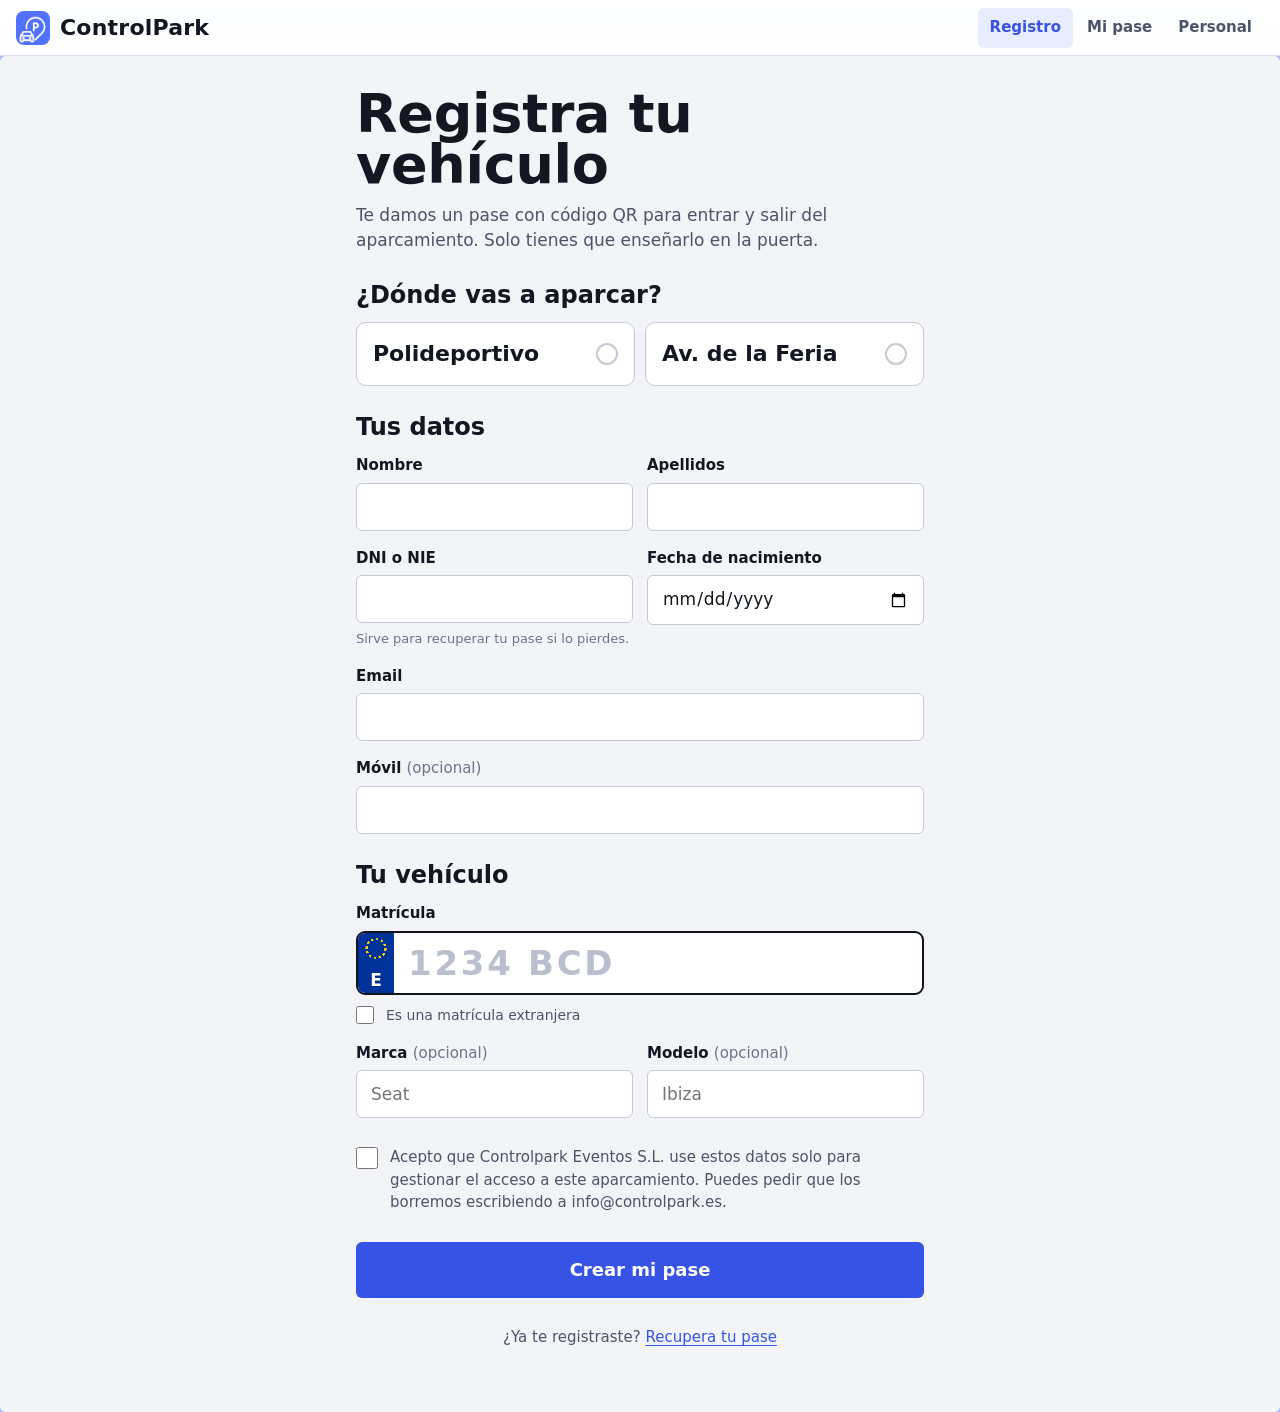
<file: web/index.html>
<!DOCTYPE html>
<html lang="es">
<head>
<meta charset="UTF-8">
<meta name="viewport" content="width=device-width, initial-scale=1, viewport-fit=cover">
<title>ControlPark · Aparcamiento</title>
<meta name="description" content="Registro de vehículos y control de accesos al aparcamiento con pase QR.">
<meta name="theme-color" content="#5271ff">
<meta name="color-scheme" content="light dark">
<link rel="manifest" href="manifest.json">
<link rel="icon" href="icons/icon-192.png" type="image/png">
<link rel="apple-touch-icon" href="icons/icon-192.png">
<meta name="apple-mobile-web-app-capable" content="yes">
<meta name="mobile-web-app-capable" content="yes">
<meta name="apple-mobile-web-app-status-bar-style" content="default">
<meta name="apple-mobile-web-app-title" content="ControlPark">
<meta http-equiv="Content-Security-Policy" content="default-src 'self'; script-src 'self'; style-src 'self' https://fonts.googleapis.com; font-src https://fonts.gstatic.com; img-src 'self' data: blob:; connect-src 'self' https://script.google.com https://script.googleusercontent.com; media-src 'self' blob:; worker-src 'self'; base-uri 'self'; form-action 'none'; object-src 'none'">
<link rel="preconnect" href="https://fonts.googleapis.com">
<link rel="preconnect" href="https://fonts.gstatic.com" crossorigin>
<link rel="stylesheet" href="https://fonts.googleapis.com/css2?family=Barlow+Condensed:wght@500;600;700&family=Barlow:wght@400;500;600;700&display=swap">
<link rel="stylesheet" href="css/app.css">
<link rel="modulepreload" href="js/app.js">
<script type="module" src="js/app.js"></script>
</head>
<body>
  <a class="skip" href="#view">Saltar al contenido</a>
  <header class="topbar">
    <a class="brand" href="#registro" aria-label="ControlPark, inicio">
      <img src="icons/icon-192.png" alt="" width="34" height="34">
      <span class="brand__name">ControlPark</span>
      <span class="brand__event" id="event-name"></span>
    </a>
    <nav class="nav" id="nav" aria-label="Principal"></nav>
  </header>

  <div class="offline-bar" role="status">Sin conexión. Lo que hagas se guarda en este móvil.</div>

  <main id="view" tabindex="-1">
    <div class="boot"><span class="spinner" aria-hidden="true"></span> Cargando</div>
  </main>

  <div class="update" id="update" hidden role="status">
    <span>Hay una versión nueva de la app.</span>
    <button type="button" class="btn btn--sm btn--primary" id="update-btn">Actualizar</button>
  </div>

  <dialog id="dialog" class="dialog" aria-modal="true">
    <button type="button" class="dialog__x" id="dialog-x" aria-label="Cerrar">&times;</button>
    <div id="dialog-body"></div>
  </dialog>

  <div id="toast" class="toast" role="status" aria-live="polite"></div>

  <noscript>Esta aplicación necesita JavaScript.</noscript>
</body>
</html>
</file>
<file: web/css/app.css>
/* ControlPark · sistema visual
   Inspirado en la señalética vial: azul de señal de aparcamiento, asfalto, y la matrícula
   europea como elemento protagonista. Barlow (tipografía de carretera) en dos anchos. */

:root {
  --signal: #5271ff;          /* azul de marca (logo) */
  --signal-strong: #3653e6;   /* botones y enlaces con contraste AA sobre blanco */
  --signal-soft: #e8ecff;
  --go: #12955a;
  --go-bright: #1fbf74;
  --stop: #d9352a;
  --amber: #c98400;
  --amber-bright: #f5b301;
  --exit: #c2368c;            /* color del modo salida: no se confunde con los veredictos */

  --paper: #f2f4f8;
  --surface: #ffffff;
  --surface-2: #f7f8fb;
  --line: #dde1ea;
  --line-strong: #c3c9d6;
  --ink: #121722;
  --ink-2: #4b5468;
  --ink-3: #6b7489;

  --eu: #003399;
  --eu-star: #ffcc00;

  --display: 'Barlow Condensed', 'Arial Narrow', system-ui, sans-serif;
  --body: 'Barlow', system-ui, -apple-system, 'Segoe UI', sans-serif;

  --r-sm: 6px;
  --r: 10px;
  --r-lg: 16px;
  --shadow: 0 1px 2px rgba(18, 23, 34, .06), 0 8px 24px rgba(18, 23, 34, .07);
  --focus: 0 0 0 3px color-mix(in srgb, var(--signal) 45%, transparent);
  --top: calc(56px + env(safe-area-inset-top, 0px));
  color-scheme: light;
}

@media (prefers-color-scheme: dark) {
  :root {
    --signal-strong: #6f88ff;
    --signal-soft: #1d2547;
    --go: #2bc47f;
    --stop: #ff6257;
    --amber: #f5b301;
    --exit: #e463b0;
    --paper: #12151b;
    --surface: #1a1e26;
    --surface-2: #20252f;
    --line: #2b313d;
    --line-strong: #3a4252;
    --ink: #eef1f6;
    --ink-2: #b3bac8;
    --ink-3: #8c94a6;
    --shadow: 0 1px 2px rgba(0, 0, 0, .3), 0 10px 30px rgba(0, 0, 0, .25);
    color-scheme: dark;
  }
}

*, *::before, *::after { box-sizing: border-box; }
html { -webkit-text-size-adjust: 100%; }
body {
  margin: 0;
  min-height: 100dvh;
  background: var(--paper);
  color: var(--ink);
  font: 400 17px/1.5 var(--body);
  -webkit-font-smoothing: antialiased;
  padding-bottom: env(safe-area-inset-bottom, 0px);
}
h1, h2, h3, p, dl, dd, ol { margin: 0; }
ol { padding: 0; list-style: none; }
a { color: var(--signal-strong); text-underline-offset: 3px; }
button, input, select { font: inherit; color: inherit; }
img, svg { display: block; }
svg { flex-shrink: 0; }
:focus-visible { outline: none; box-shadow: var(--focus); border-radius: var(--r-sm); }
main:focus { outline: none; }
.sr-only { position: absolute; width: 1px; height: 1px; overflow: hidden; clip: rect(0 0 0 0); white-space: nowrap; }
.skip { position: absolute; left: 12px; top: -60px; z-index: 100; background: var(--surface); padding: 8px 14px; border-radius: var(--r-sm); }
.skip:focus { top: 12px; }

/* ── Cabecera ── */
.topbar {
  position: sticky; top: 0; z-index: 20;
  display: flex; align-items: center; justify-content: space-between; gap: 12px;
  min-height: var(--top);
  padding: env(safe-area-inset-top, 0px) max(16px, env(safe-area-inset-right)) 0 max(16px, env(safe-area-inset-left));
  background: color-mix(in srgb, var(--surface) 92%, transparent);
  backdrop-filter: saturate(1.4) blur(14px);
  -webkit-backdrop-filter: saturate(1.4) blur(14px);
  border-bottom: 1px solid var(--line);
}
.brand { display: flex; align-items: center; gap: 10px; text-decoration: none; color: var(--ink); min-width: 0; }
.brand img { border-radius: 8px; }
.brand__name { font: 700 22px/1 var(--display); letter-spacing: .01em; }
.brand__event { font-size: 14px; color: var(--ink-3); white-space: nowrap; overflow: hidden; text-overflow: ellipsis; }
.brand__event:not(:empty)::before { content: ''; display: inline-block; width: 1px; height: 14px; background: var(--line-strong); margin: 0 8px 0 0; vertical-align: -2px; }
.nav { display: flex; gap: 2px; }
.nav__link {
  display: inline-flex; align-items: center; min-height: 40px; padding: 0 12px;
  border: 0; background: none; border-radius: var(--r-sm);
  color: var(--ink-2); font-weight: 600; font-size: 15px; text-decoration: none; cursor: pointer;
}
.nav__link:hover { color: var(--ink); background: var(--surface-2); }
.nav__link[aria-current="page"] { color: var(--signal-strong); background: var(--signal-soft); }
.nav__logout { color: var(--ink-3); }
@media (max-width: 420px) {
  .brand__name { font-size: 20px; }
  .brand__event { display: none; }
  .nav__link { padding: 0 9px; font-size: 14px; }
}

.offline-bar {
  display: none; position: sticky; top: var(--top); z-index: 19;
  padding: 8px 16px; background: var(--amber-bright); color: #1a1300; font-weight: 600; font-size: 14px; text-align: center;
}
body.is-offline .offline-bar { display: block; }

/* ── Páginas ── */
.page { width: 100%; max-width: 1120px; margin: 0 auto; padding: 32px max(16px, env(safe-area-inset-left)) 64px; }
.page--narrow { max-width: 600px; }
.boot { display: flex; align-items: center; justify-content: center; gap: 10px; min-height: 50vh; color: var(--ink-3); }

.intro { margin-bottom: 28px; }
.intro__title { font: 700 clamp(38px, 9vw, 54px)/.95 var(--display); letter-spacing: -.005em; }
.intro__lead { margin-top: 12px; color: var(--ink-2); max-width: 46ch; }

.notice {
  display: flex; align-items: center; gap: 14px; padding: 14px 16px; margin-bottom: 24px;
  background: var(--surface); border: 1px solid var(--line); border-radius: var(--r); color: var(--ink); text-decoration: none;
}
.notice--link:hover { border-color: var(--signal); }
.notice strong { color: var(--signal-strong); }

.hint { margin-top: 18px; color: var(--ink-2); font-size: 15px; }
.hint--small { font-size: 13px; color: var(--ink-3); margin-top: 12px; }

/* ── Formularios ── */
.form { display: grid; gap: 28px; }
.group { border: 0; margin: 0; padding: 0; min-width: 0; }
.group__title { font: 600 24px/1.1 var(--display); padding: 0; margin-bottom: 14px; }
.grid { display: grid; grid-template-columns: 1fr 1fr; gap: 16px 14px; }
.field { display: grid; gap: 6px; align-content: start; min-width: 0; }
.field--wide { grid-column: 1 / -1; }
@media (max-width: 520px) { .grid { grid-template-columns: 1fr; } }
.field__label { font-weight: 600; font-size: 15px; }
.field__opt { font-weight: 400; color: var(--ink-3); }
.field__hint { font-size: 13px; color: var(--ink-3); }
.field__error { font-size: 14px; color: var(--stop); font-weight: 500; min-height: 0; }
.field__error:empty { display: none; }
.input {
  width: 100%; min-height: 48px; padding: 10px 14px;
  background: var(--surface); border: 1.5px solid var(--line-strong); border-radius: var(--r-sm);
  font-size: 17px; transition: border-color .15s;
}
.input:hover { border-color: var(--ink-3); }
.input:focus { outline: none; border-color: var(--signal); box-shadow: var(--focus); }
.input[aria-invalid="true"] { border-color: var(--stop); }
.input--sm { min-height: 40px; font-size: 15px; padding: 6px 12px; }
select.input { appearance: none; padding-right: 34px; background-image: linear-gradient(45deg, transparent 50%, var(--ink-3) 50%), linear-gradient(135deg, var(--ink-3) 50%, transparent 50%); background-position: calc(100% - 18px) 52%, calc(100% - 13px) 52%; background-size: 5px 5px; background-repeat: no-repeat; }
input[type="date"].input { min-height: 48px; }

.check { display: flex; gap: 12px; align-items: flex-start; font-size: 15px; color: var(--ink-2); cursor: pointer; }
.check input { width: 22px; height: 22px; margin: 1px 0 0; accent-color: var(--signal-strong); flex-shrink: 0; }
.check--inline { align-items: center; font-size: 14px; margin-top: 4px; }
.check--inline input { width: 18px; height: 18px; margin: 0; }
.has-error .check { color: var(--stop); }
.form__foot { text-align: center; color: var(--ink-2); font-size: 15px; }
.hp { position: absolute; left: -9999px; width: 1px; height: 1px; overflow: hidden; }

/* Zonas */
.zones { display: grid; grid-template-columns: repeat(auto-fit, minmax(200px, 1fr)); gap: 10px; }
.zone {
  position: relative; display: flex; align-items: center; justify-content: space-between; gap: 12px;
  min-height: 64px; padding: 14px 16px; cursor: pointer;
  background: var(--surface); border: 1.5px solid var(--line-strong); border-radius: var(--r);
  transition: border-color .15s, background .15s;
}
.zone input { position: absolute; opacity: 0; pointer-events: none; }
.zone__name { font: 600 22px/1.05 var(--display); }
.zone__check { width: 22px; height: 22px; border-radius: 50%; border: 2px solid var(--line-strong); flex-shrink: 0; }
.zone:hover { border-color: var(--ink-3); }
.zone:has(input:checked) { border-color: var(--signal); background: var(--signal-soft); }
.zone:has(input:checked) .zone__check { border: 7px solid var(--signal); }
.zone:has(input:focus-visible) { box-shadow: var(--focus); }
.group.has-error .zone { border-color: color-mix(in srgb, var(--stop) 60%, var(--line-strong)); }

/* ── Matrícula europea ── */
.plate {
  display: inline-flex; align-items: stretch; vertical-align: middle;
  background: #fff; color: #10131a; border: 2px solid #10131a; border-radius: 6px; overflow: hidden;
  font: 600 22px/1 var(--display); letter-spacing: .06em; white-space: nowrap;
  box-shadow: inset 0 0 0 1px #fff;
}
.plate__eu {
  display: flex; flex-direction: column; align-items: center; justify-content: space-between;
  width: 1.05em; padding: .14em 0 .1em; background: var(--eu); color: #fff;
}
.plate__eu b { font: 700 .5em/1 var(--body); letter-spacing: 0; }
.plate__stars {
  width: .62em; height: .62em; border-radius: 50%;
  background: radial-gradient(circle, transparent 54%, var(--eu-star) 56%, var(--eu-star) 70%, transparent 72%);
  -webkit-mask: repeating-conic-gradient(#000 0 14deg, transparent 14deg 30deg);
          mask: repeating-conic-gradient(#000 0 14deg, transparent 14deg 30deg);
}
.plate__num { padding: .14em .42em .1em .36em; }
.plate--sm { font-size: 16px; border-width: 1.5px; border-radius: 4px; }
.plate--lg { font-size: clamp(36px, 11vw, 52px); border-width: 3px; border-radius: 9px; }

.plate-input {
  display: flex; align-items: stretch; height: 64px;
  background: #fff; border: 2.5px solid #10131a; border-radius: 9px; overflow: hidden;
  font: 600 34px/1 var(--display);
}
.plate-input .plate__eu { width: 36px; font-size: 34px; }
.plate-input__field {
  flex: 1; min-width: 0; border: 0; padding: 0 14px; background: transparent; color: #10131a;
  font: inherit; letter-spacing: .08em; text-transform: uppercase;
}
.plate-input__field::placeholder { color: #b9bfcc; }
.plate-input__field:focus { outline: none; }
.plate-input:focus-within { box-shadow: var(--focus); }
.has-error .plate-input { border-color: var(--stop); }

/* ── Botones ── */
.btn {
  display: inline-flex; align-items: center; justify-content: center; gap: 8px;
  min-height: 46px; padding: 0 20px; border-radius: var(--r-sm); border: 1.5px solid transparent;
  font-weight: 600; font-size: 16px; text-decoration: none; cursor: pointer; white-space: nowrap;
  transition: background .15s, border-color .15s, transform .08s;
}
.btn svg { width: 20px; height: 20px; }
.btn:active { transform: translateY(1px); }
.btn:disabled { opacity: .55; cursor: not-allowed; transform: none; }
.btn--primary { background: var(--signal-strong); color: #fff; }
.btn--primary:hover:not(:disabled) { background: color-mix(in srgb, var(--signal-strong) 88%, #000); }
.btn--ghost { background: var(--surface); border-color: var(--line-strong); color: var(--ink); }
.btn--ghost:hover:not(:disabled) { border-color: var(--ink-3); }
.btn--danger { background: var(--stop); color: #fff; }
.btn--danger-ghost { background: transparent; border-color: color-mix(in srgb, var(--stop) 50%, transparent); color: var(--stop); }
.btn--block { width: 100%; }
.btn--lg { min-height: 56px; font-size: 18px; }
.btn--sm { min-height: 38px; padding: 0 12px; font-size: 14px; }
.btn--sm svg { width: 17px; height: 17px; }
.actions { display: grid; grid-template-columns: 1fr 1fr; gap: 10px; margin-top: 20px; }
@media (max-width: 420px) { .actions { grid-template-columns: 1fr; } }

.spinner {
  width: 18px; height: 18px; border-radius: 50%;
  border: 2.5px solid currentColor; border-right-color: transparent;
  animation: spin .7s linear infinite; display: inline-block;
}
@keyframes spin { to { transform: rotate(360deg); } }

/* ── Pase ── */
.ticket {
  background: var(--surface); border-radius: var(--r-lg); overflow: hidden;
  box-shadow: var(--shadow); border: 1px solid var(--line);
}
.ticket__head { display: flex; align-items: center; gap: 12px; padding: 14px 18px; background: var(--signal); color: #fff; }
.ticket__head img { border-radius: 9px; box-shadow: 0 0 0 1.5px rgba(255, 255, 255, .5); }
.ticket__event { font: 700 24px/1 var(--display); }
.ticket__kind { font-size: 14px; opacity: .9; margin-top: 2px; }
.ticket__qr { padding: 22px 22px 6px; background: #fff; }
.ticket__qr .qr-svg { width: min(100%, 320px); height: auto; margin: 0 auto; }
.ticket__plate { display: flex; justify-content: center; padding: 14px 18px 18px; background: #fff; border-bottom: 1px dashed var(--line-strong); }
.ticket__facts { display: grid; grid-template-columns: repeat(auto-fit, minmax(140px, 1fr)); gap: 12px 18px; padding: 18px; }
.ticket__facts dt, .facts dt { font-size: 13px; color: var(--ink-3); }
.ticket__facts dd, .facts dd { font-weight: 600; overflow-wrap: anywhere; }
.ticket__status {
  display: flex; align-items: center; gap: 10px; margin: 0 18px 18px; padding: 10px 14px;
  border-radius: var(--r-sm); background: var(--surface-2); font-weight: 600;
}
.ticket__status .dot { background: var(--signal); }
.ticket__status.is-in { background: color-mix(in srgb, var(--go) 14%, var(--surface)); color: var(--go); }
.ticket__status.is-in .dot { background: var(--go); }
.ticket__status[data-sync="offline"]::after { content: 'sin conexión, estado guardado'; margin-left: auto; font-weight: 400; font-size: 13px; color: var(--ink-3); }
.dot { width: 9px; height: 9px; border-radius: 50%; background: currentColor; flex-shrink: 0; display: inline-block; }

.empty { text-align: left; padding: 40px 0; }
.empty__title { font: 700 36px/1 var(--display); margin-bottom: 12px; }
.empty p { color: var(--ink-2); max-width: 46ch; }
.empty__actions { display: flex; flex-wrap: wrap; gap: 10px; margin-top: 22px; }
.empty-line { padding: 18px 0; color: var(--ink-3); }

/* ── Escáner (siempre oscuro: se usa de noche y con sol directo) ── */
body[data-view="escaner"] { --paper: #0e1116; --surface: #171b22; --surface-2: #1f242d; --line: #2a303b; --line-strong: #3a4250; --ink: #f1f3f7; --ink-2: #b9c0cd; --ink-3: #8a92a3; --signal-strong: #6f88ff; --signal-soft: #1d2547; color-scheme: dark; background: var(--paper); color: var(--ink); }
body[data-view="escaner"] .topbar { background: rgba(14, 17, 22, .92); }
.scanner { max-width: 640px; margin: 0 auto; padding: 12px max(12px, env(safe-area-inset-left)) 40px; --mode: var(--signal); }
.scanner[data-mode="exit"] { --mode: var(--exit); }
.scanner__controls { display: grid; gap: 10px; margin-bottom: 12px; }
.seg { display: flex; gap: 6px; overflow-x: auto; scrollbar-width: none; }
.seg__btn {
  flex: 1 0 auto; min-height: 44px; padding: 0 14px; border-radius: var(--r-sm);
  background: var(--surface); border: 1.5px solid var(--line-strong); color: var(--ink-2); font-weight: 600; cursor: pointer;
}
.seg__btn[aria-checked="true"] { background: var(--ink); border-color: var(--ink); color: #0e1116; }
.mode { display: grid; grid-template-columns: 1fr 1fr; gap: 8px; }
.mode__btn {
  display: flex; align-items: center; justify-content: center; gap: 10px; min-height: 64px;
  border-radius: var(--r); border: 2px solid var(--line-strong); background: var(--surface); color: var(--ink-2);
  font: 700 28px/1 var(--display); letter-spacing: .02em; cursor: pointer;
}
.mode__btn svg { width: 28px; height: 28px; }
.mode__btn--entry[aria-checked="true"] { background: var(--signal); border-color: var(--signal); color: #fff; }
.mode__btn--exit[aria-checked="true"] { background: var(--exit); border-color: var(--exit); color: #fff; }

.viewport {
  position: relative; aspect-ratio: 1; max-height: 62dvh; width: 100%; margin: 0 auto;
  background: #05070a; border-radius: var(--r-lg); overflow: hidden;
  outline: 3px solid var(--mode); outline-offset: -3px;
}
.viewport video { width: 100%; height: 100%; object-fit: cover; opacity: 0; transition: opacity .2s; }
.is-live .viewport video { opacity: 1; }
.viewport__frame { position: absolute; inset: 18%; pointer-events: none; opacity: 0; }
.is-live .viewport__frame { opacity: 1; }
.viewport__frame i { position: absolute; width: 34px; height: 34px; border: 4px solid #fff; filter: drop-shadow(0 0 6px rgba(0, 0, 0, .6)); }
.viewport__frame i:nth-child(1) { top: 0; left: 0; border-right: 0; border-bottom: 0; border-top-left-radius: 10px; }
.viewport__frame i:nth-child(2) { top: 0; right: 0; border-left: 0; border-bottom: 0; border-top-right-radius: 10px; }
.viewport__frame i:nth-child(3) { bottom: 0; left: 0; border-right: 0; border-top: 0; border-bottom-left-radius: 10px; }
.viewport__frame i:nth-child(4) { bottom: 0; right: 0; border-left: 0; border-top: 0; border-bottom-right-radius: 10px; }
.viewport__label {
  position: absolute; top: 12px; left: 50%; transform: translateX(-50%); white-space: nowrap;
  padding: 6px 14px; border-radius: 999px; background: var(--mode); color: #fff; font-weight: 700; font-size: 15px;
  opacity: 0;
}
.is-live .viewport__label:not(:empty) { opacity: 1; }
.viewport__idle {
  position: absolute; inset: 0; display: flex; flex-direction: column; align-items: center; justify-content: center; gap: 16px;
  padding: 24px; text-align: center; color: var(--ink-2);
}
.viewport__idle > svg { width: 52px; height: 52px; color: var(--ink-3); }
.viewport__idle p { max-width: 30ch; }
.is-live .viewport__idle { display: none; }
.viewport__tools { position: absolute; left: 0; right: 0; bottom: 0; display: flex; justify-content: center; gap: 10px; padding: 12px; }
.tool {
  display: inline-flex; align-items: center; gap: 8px; min-height: 44px; padding: 0 14px;
  border-radius: 999px; border: 0; background: rgba(10, 12, 16, .72); color: #fff; font-weight: 600; font-size: 14px; cursor: pointer;
  backdrop-filter: blur(8px); -webkit-backdrop-filter: blur(8px);
}
.tool svg { width: 20px; height: 20px; }
.tool[aria-pressed="true"] { background: var(--amber-bright); color: #1a1300; }
.scanner__status { display: flex; flex-wrap: wrap; align-items: center; gap: 8px; margin: 12px 0 22px; font-size: 14px; }
.scanner__snap { color: var(--ink-3); margin-left: auto; }
.scanner__subtitle { font: 600 20px/1 var(--display); margin-bottom: 10px; color: var(--ink-2); }

.pill {
  display: inline-flex; align-items: center; gap: 7px; min-height: 28px; padding: 0 11px;
  border-radius: 999px; background: var(--surface-2); color: var(--ink-2); font-size: 14px; font-weight: 600; white-space: nowrap;
}
.pill .dot { width: 8px; height: 8px; }
.pill--ok { color: var(--go-bright); }
.pill--warn { color: #1a1300; background: var(--amber-bright); }
.pill--in { color: var(--go); background: color-mix(in srgb, var(--go) 13%, var(--surface)); }

.recent { display: grid; gap: 6px; }
.recent__empty { color: var(--ink-3); font-size: 15px; }
.recent__item {
  display: grid; grid-template-columns: 28px auto 1fr auto; align-items: center; gap: 10px;
  padding: 8px 12px; background: var(--surface); border-radius: var(--r-sm); border-left: 4px solid var(--line-strong); font-size: 15px;
}
.recent__item--ok { border-left-color: var(--go-bright); }
.recent__item--warn { border-left-color: var(--amber-bright); }
.recent__item--deny { border-left-color: var(--stop); }
.recent__mark svg { width: 22px; height: 22px; }
.recent__item--ok .recent__mark { color: var(--go-bright); }
.recent__item--warn .recent__mark { color: var(--amber-bright); }
.recent__item--deny .recent__mark { color: #ff6257; }
.recent__what { color: var(--ink-2); overflow: hidden; text-overflow: ellipsis; white-space: nowrap; }
.recent__time { color: var(--ink-3); font-variant-numeric: tabular-nums; }

/* Veredicto a pantalla completa */
.verdict {
  position: fixed; inset: 0; z-index: 60;
  display: flex; flex-direction: column; align-items: center; justify-content: center; gap: 10px;
  padding: max(24px, env(safe-area-inset-top)) 24px max(24px, env(safe-area-inset-bottom));
  text-align: center; color: #fff; cursor: pointer;
  animation: verdict-in .16s ease-out;
}
.verdict[hidden] { display: none; }
.verdict--ok { background: #0f8a52; }
.verdict--warn { background: #f5b301; color: #1a1300; }
.verdict--deny { background: #c9271d; }
.verdict__icon { width: 128px; height: 128px; border-radius: 50%; background: rgba(255, 255, 255, .18); display: grid; place-items: center; margin-bottom: 6px; }
.verdict--warn .verdict__icon { background: rgba(0, 0, 0, .1); }
.verdict__icon svg { width: 84px; height: 84px; }
.verdict__title { font: 700 clamp(52px, 15vw, 88px)/.92 var(--display); letter-spacing: -.01em; }
.verdict__plate { margin: 14px 0 4px; }
.verdict__plate .plate { box-shadow: 0 8px 30px rgba(0, 0, 0, .25); }
.verdict__who { font-size: 22px; font-weight: 600; }
.verdict__car { font-size: 18px; opacity: .85; }
.verdict__detail { font-size: 19px; max-width: 30ch; margin-top: 8px; }
.verdict__offline { display: inline-flex; align-items: center; gap: 8px; margin-top: 10px; padding: 8px 14px; border-radius: 999px; background: rgba(0, 0, 0, .22); font-weight: 600; font-size: 15px; }
.verdict__offline svg { width: 18px; height: 18px; }
.verdict__tap { position: absolute; bottom: max(22px, env(safe-area-inset-bottom)); font-size: 14px; opacity: .7; }
@keyframes verdict-in { from { opacity: 0; transform: scale(1.03); } to { opacity: 1; transform: none; } }

/* ── Panel ── */
.page--wide { max-width: 1180px; }
.admin { display: grid; gap: 18px; }
.admin__head { display: flex; flex-wrap: wrap; align-items: flex-end; justify-content: space-between; gap: 14px; margin-bottom: 4px; }
.admin__updated { color: var(--ink-3); font-size: 14px; margin-top: 8px; }
.admin__tools { display: flex; flex-wrap: wrap; gap: 8px; }
.admin__row { display: grid; grid-template-columns: 2fr 1fr; gap: 18px; }
@media (max-width: 820px) { .admin__row { grid-template-columns: 1fr; } }
.panel { background: var(--surface); border: 1px solid var(--line); border-radius: var(--r-lg); padding: 18px; min-width: 0; }
.panel__title { font: 600 24px/1.1 var(--display); margin-bottom: 12px; }
.panel__bar { display: flex; flex-wrap: wrap; align-items: center; justify-content: space-between; gap: 12px; margin-bottom: 12px; }
.panel__bar .panel__title { margin: 0; }
.count { color: var(--ink-3); font-weight: 500; }
.filters { display: flex; flex-wrap: wrap; gap: 8px; flex: 1; justify-content: flex-end; }
.filters input { flex: 1 1 260px; max-width: 360px; }
.filters select { flex: 0 1 auto; width: auto; }

.occupancy { display: grid; grid-template-columns: repeat(auto-fit, minmax(240px, 1fr)); gap: 18px; }
.occ { padding: 18px; border-radius: var(--r-lg); background: var(--signal); color: #fff; }
.occ.is-full { background: var(--stop); }
.occ__zone { font: 600 22px/1 var(--display); opacity: .92; }
.occ__num { margin-top: 10px; display: flex; align-items: baseline; gap: 8px; }
.occ__num strong { font: 700 72px/.85 var(--display); }
.occ__num span { font-size: 17px; opacity: .9; }
.occ__meta { margin-top: 10px; font-size: 14px; opacity: .85; }
.bar { height: 8px; border-radius: 4px; background: rgba(255, 255, 255, .25); margin-top: 12px; overflow: hidden; }
.bar i { display: block; height: 100%; width: var(--v, 0%); background: #fff; border-radius: inherit; }

.kv { display: grid; grid-template-columns: 1fr 1fr; gap: 14px; }
.kv dt { font-size: 14px; color: var(--ink-3); }
.kv dd { font: 700 40px/1 var(--display); margin-top: 4px; font-variant-numeric: tabular-nums; }

.chart svg { width: 100%; height: auto; overflow: visible; }
.chart text { fill: var(--ink-3); font: 500 11px var(--body); }
.chart .c-max { font-size: 11px; }
.c-axis { stroke: var(--line-strong); }
.c-in { fill: var(--signal); }
.c-out { fill: var(--exit); }
.legend { display: flex; align-items: center; gap: 8px; font-size: 14px; color: var(--ink-2); margin-top: 6px; }
.legend span { width: 12px; height: 12px; border-radius: 3px; display: inline-block; }
.legend__in { background: var(--signal); }
.legend__out { background: var(--exit); margin-left: 10px; }

.table { width: 100%; border-collapse: collapse; font-size: 15px; }
.table th { text-align: left; font-weight: 600; font-size: 13px; color: var(--ink-3); padding: 8px 10px; border-bottom: 1px solid var(--line); }
.table td { padding: 10px; border-bottom: 1px solid var(--line); vertical-align: middle; }
.table tbody tr:hover { background: var(--surface-2); }
.table td:last-child { text-align: right; }
@media (max-width: 760px) {
  .table thead { display: none; }
  .table, .table tbody, .table tr, .table td { display: block; }
  .table tr { padding: 12px 0; border-bottom: 1px solid var(--line); display: grid; grid-template-columns: auto 1fr; gap: 6px 12px; align-items: center; }
  .table td { padding: 0; border: 0; }
  .table td:nth-child(1) { grid-row: span 2; }
  .table td:nth-child(2) { font-weight: 600; }
  .table td:nth-child(3), .table td:nth-child(4) { grid-column: 2; color: var(--ink-2); font-size: 14px; }
  .table td:nth-child(3) { grid-row: 2; }
  .table td:nth-child(4) { display: none; }
  .table td:nth-child(5) { grid-column: 1 / -1; }
  .table td:last-child { grid-column: 1 / -1; text-align: left; }
}

.log { display: grid; }
.log__item {
  display: grid; grid-template-columns: 96px 1.2fr 110px 1.4fr 1.3fr; gap: 10px; align-items: baseline;
  padding: 9px 0 9px 10px; border-bottom: 1px solid var(--line); border-left: 3px solid transparent; font-size: 14px;
}
.log__time { color: var(--ink-3); font-variant-numeric: tabular-nums; }
.log__what { font-weight: 600; }
.log__what em { font-style: normal; font-weight: 500; color: var(--stop); }
.log__plate { font: 600 16px/1 var(--display); letter-spacing: .05em; }
.log__who { color: var(--ink-2); overflow: hidden; text-overflow: ellipsis; white-space: nowrap; }
.log__meta { color: var(--ink-3); }
.log__item.is-issue { border-left-color: var(--stop); }
@media (max-width: 760px) {
  .log__item { grid-template-columns: auto 1fr auto; }
  .log__who, .log__meta { grid-column: 1 / -1; }
  .log__who { white-space: normal; }
}

/* ── Diálogo ── */
.dialog {
  width: min(480px, calc(100vw - 24px)); max-height: calc(100dvh - 24px); padding: 24px;
  border: 0; border-radius: var(--r-lg); background: var(--surface); color: var(--ink); box-shadow: 0 30px 80px rgba(0, 0, 0, .35);
}
.dialog--wide { width: min(720px, calc(100vw - 24px)); }
.dialog::backdrop { background: rgba(10, 12, 18, .55); backdrop-filter: blur(3px); }
.dialog[open] { animation: verdict-in .16s ease-out; }
.dialog__x { position: absolute; top: 10px; right: 10px; width: 40px; height: 40px; border: 0; border-radius: 50%; background: var(--surface-2); color: var(--ink-2); font-size: 24px; line-height: 1; cursor: pointer; }
.dialog__title { font: 700 30px/1.05 var(--display); margin: 0 40px 10px 0; }
.dialog__text { color: var(--ink-2); margin-bottom: 18px; }
.dialog__actions { display: flex; justify-content: flex-end; gap: 10px; margin-top: 20px; }
.dialog__actions--wrap { flex-wrap: wrap; justify-content: flex-start; }
.dialog .plate-input { margin-top: 4px; }
.sheet__top { display: flex; flex-wrap: wrap; align-items: center; gap: 12px; margin: 0 40px 16px 0; }
.sheet__body { display: grid; grid-template-columns: 1fr 180px; gap: 20px; align-items: start; }
.sheet__qr { background: #fff; border-radius: var(--r); padding: 8px; border: 1px solid var(--line); }
.sheet__qr .qr-svg { width: 100%; height: auto; }
.facts { display: grid; grid-template-columns: 1fr 1fr; gap: 12px 16px; }
@media (max-width: 560px) { .sheet__body { grid-template-columns: 1fr; } .sheet__qr { max-width: 200px; } }

/* ── Avisos ── */
.toast {
  position: fixed; left: 50%; bottom: max(20px, env(safe-area-inset-bottom)); z-index: 80;
  max-width: min(520px, calc(100vw - 32px)); padding: 12px 18px; border-radius: var(--r);
  background: #161a22; color: #fff; font-weight: 500; font-size: 15px; box-shadow: 0 10px 30px rgba(0, 0, 0, .3);
  transform: translate(-50%, 140%); opacity: 0; pointer-events: none; transition: transform .25s ease, opacity .25s ease;
}
.toast.is-on { transform: translate(-50%, 0); opacity: 1; }
.toast--ok { border-left: 4px solid var(--go-bright); }
.toast--error { border-left: 4px solid #ff6257; }
.toast--warn { border-left: 4px solid var(--amber-bright); }
.update {
  position: fixed; left: 12px; right: 12px; bottom: max(12px, env(safe-area-inset-bottom)); z-index: 70;
  display: flex; align-items: center; justify-content: space-between; gap: 12px;
  max-width: 520px; margin: 0 auto; padding: 10px 10px 10px 16px; border-radius: var(--r);
  background: var(--surface); border: 1px solid var(--line); box-shadow: var(--shadow); font-size: 15px;
}
.update[hidden] { display: none; }

@media (prefers-reduced-motion: reduce) {
  *, *::before, *::after { animation-duration: .01ms !important; transition-duration: .01ms !important; }
}

@media print {
  .topbar, .actions, .hint, .offline-bar { display: none !important; }
  body { background: #fff; }
  .ticket { box-shadow: none; }
}
.group > .field + .grid { margin-top: 16px; }
.panel__text { color: var(--ink-2); margin-bottom: 14px; max-width: 60ch; }
.panel--danger { border-color: color-mix(in srgb, var(--stop) 35%, var(--line)); }
</file>
